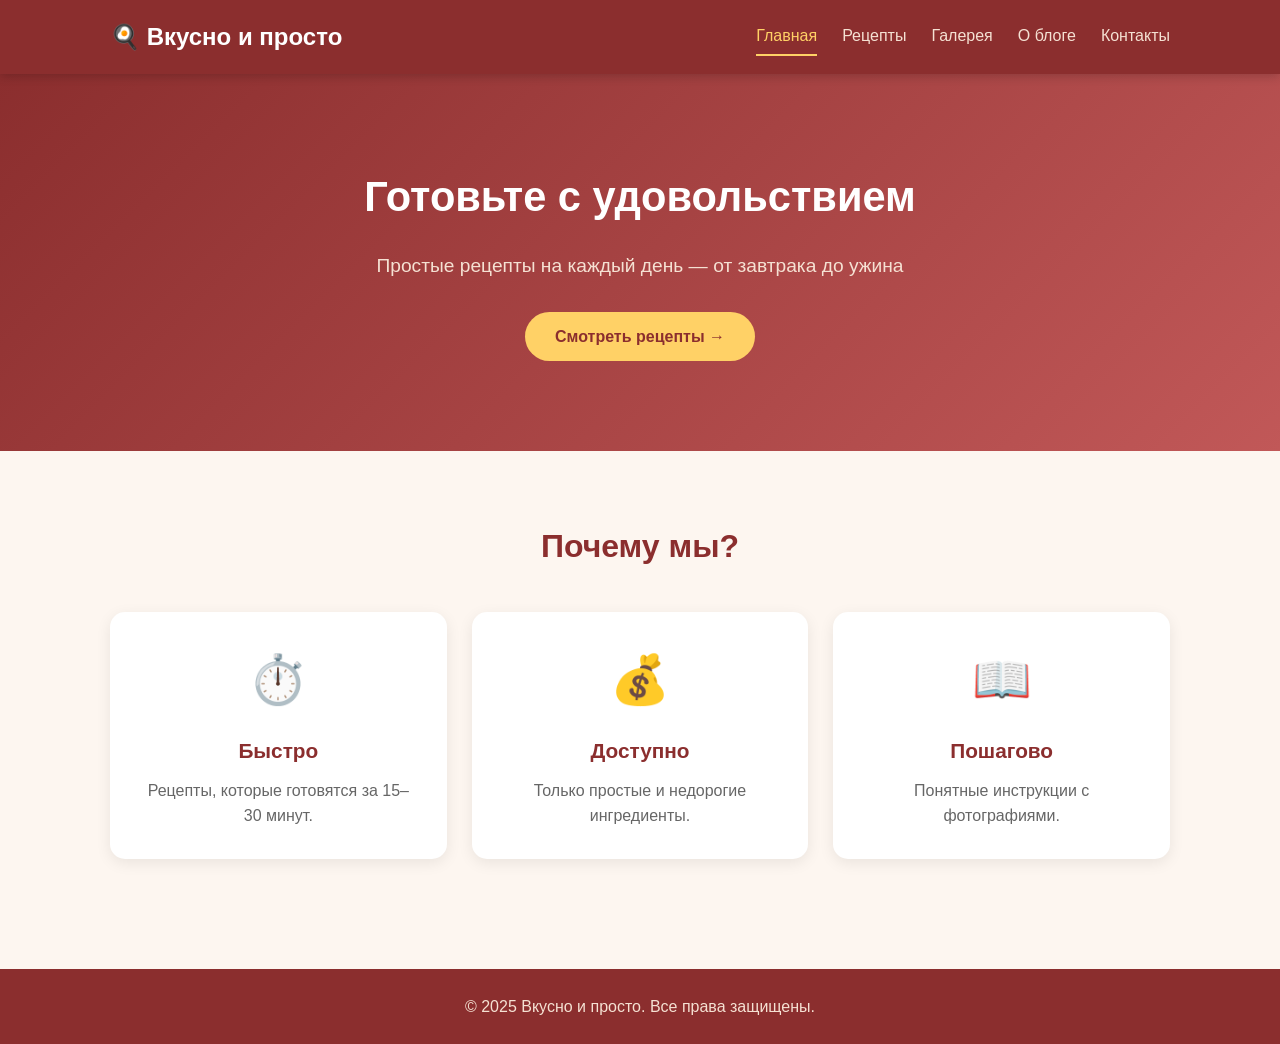
<file: index.html>
<!DOCTYPE html>
<html lang="ru">
<head>
    <meta charset="UTF-8">
    <meta name="viewport" content="width=device-width, initial-scale=1.0">
    <title>Вкусно и просто — Главная</title>
    <link rel="stylesheet" href="style.css">
</head>
<body>
    <header>
        <div class="container">
            <h1 class="logo">🍳 Вкусно и просто</h1>
            <nav>
                <a href="index.html" class="active">Главная</a>
                <a href="recipes.html">Рецепты</a>
                <a href="gallery.html">Галерея</a>
                <a href="about.html">О блоге</a>
                <a href="contact.html">Контакты</a>
            </nav>
        </div>
    </header>

    <section class="hero">
        <div class="container">
            <h2>Готовьте с удовольствием</h2>
            <p>Простые рецепты на каждый день — от завтрака до ужина</p>
            <a href="recipes.html" class="btn">Смотреть рецепты →</a>
        </div>
    </section>

    <section class="features">
        <div class="container">
            <h2 class="section-title">Почему мы?</h2>
            <div class="cards">
                <div class="card">
                    <div class="card-icon">⏱️</div>
                    <h3>Быстро</h3>
                    <p>Рецепты, которые готовятся за 15–30 минут.</p>
                </div>
                <div class="card">
                    <div class="card-icon">💰</div>
                    <h3>Доступно</h3>
                    <p>Только простые и недорогие ингредиенты.</p>
                </div>
                <div class="card">
                    <div class="card-icon">📖</div>
                    <h3>Пошагово</h3>
                    <p>Понятные инструкции с фотографиями.</p>
                </div>
            </div>
        </div>
    </section>

    <footer>
        <div class="container">
            <p>© 2025 Вкусно и просто. Все права защищены.</p>
        </div>
    </footer>
</body>
</html>
</file>
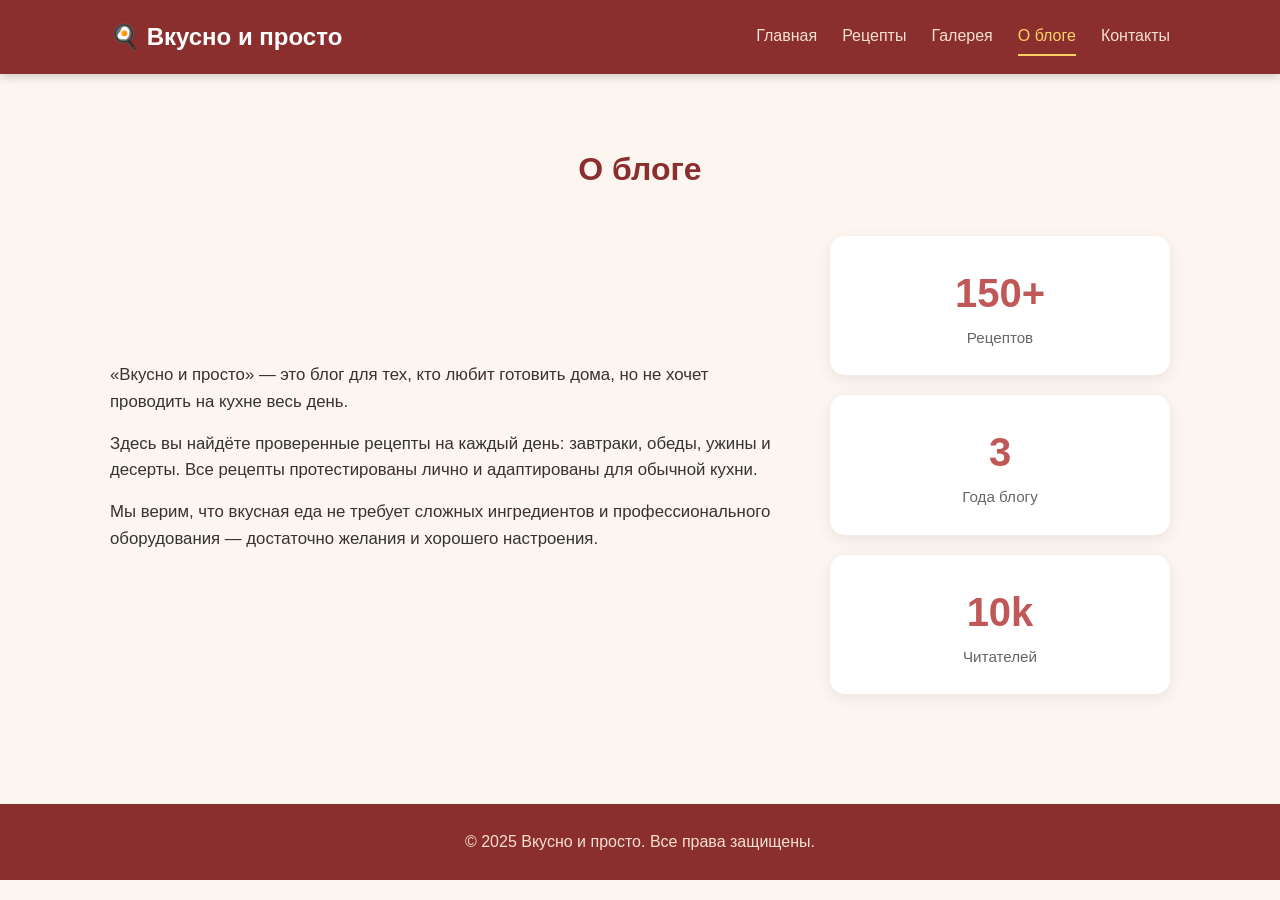
<file: about.html>
<!DOCTYPE html>
<html lang="ru">
<head>
    <meta charset="UTF-8">
    <meta name="viewport" content="width=device-width, initial-scale=1.0">
    <title>Вкусно и просто — О блоге</title>
    <link rel="stylesheet" href="style.css">
</head>
<body>
    <header>
        <div class="container">
            <h1 class="logo">🍳 Вкусно и просто</h1>
            <nav>
                <a href="index.html">Главная</a>
                <a href="recipes.html">Рецепты</a>
                <a href="gallery.html">Галерея</a>
                <a href="about.html" class="active">О блоге</a>
                <a href="contact.html">Контакты</a>
            </nav>
        </div>
    </header>

    <section class="page-content">
        <div class="container">
            <h2 class="section-title">О блоге</h2>
            <div class="about-grid">
                <div class="about-text">
                    <p>«Вкусно и просто» — это блог для тех, кто любит готовить дома, но не хочет проводить на кухне весь день.</p>
                    <p>Здесь вы найдёте проверенные рецепты на каждый день: завтраки, обеды, ужины и десерты. Все рецепты протестированы лично и адаптированы для обычной кухни.</p>
                    <p>Мы верим, что вкусная еда не требует сложных ингредиентов и профессионального оборудования — достаточно желания и хорошего настроения.</p>
                </div>
                <div class="about-stats">
                    <div class="stat">
                        <span class="stat-num">150+</span>
                        <span class="stat-label">Рецептов</span>
                    </div>
                    <div class="stat">
                        <span class="stat-num">3</span>
                        <span class="stat-label">Года блогу</span>
                    </div>
                    <div class="stat">
                        <span class="stat-num">10k</span>
                        <span class="stat-label">Читателей</span>
                    </div>
                </div>
            </div>
        </div>
    </section>

    <footer>
        <div class="container">
            <p>© 2025 Вкусно и просто. Все права защищены.</p>
        </div>
    </footer>
</body>
</html>
</file>
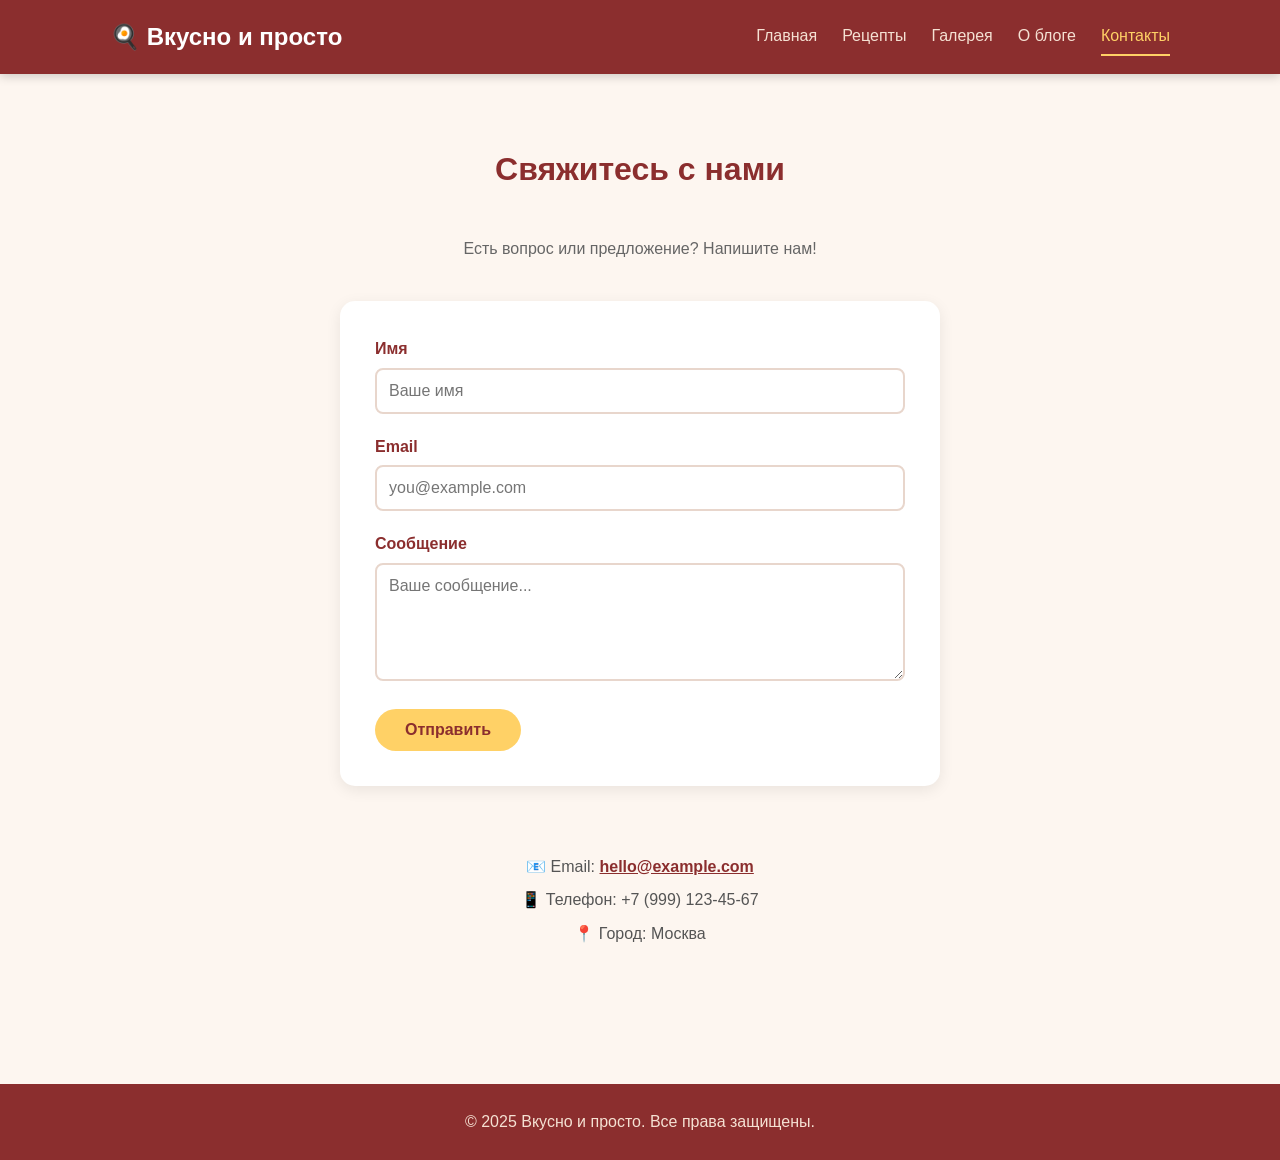
<file: contact.html>
<!DOCTYPE html>
<html lang="ru">
<head>
    <meta charset="UTF-8">
    <meta name="viewport" content="width=device-width, initial-scale=1.0">
    <title>Вкусно и просто — Контакты</title>
    <link rel="stylesheet" href="style.css">
</head>
<body>
    <header>
        <div class="container">
            <h1 class="logo">🍳 Вкусно и просто</h1>
            <nav>
                <a href="index.html">Главная</a>
                <a href="recipes.html">Рецепты</a>
                <a href="gallery.html">Галерея</a>
                <a href="about.html">О блоге</a>
                <a href="contact.html" class="active">Контакты</a>
            </nav>
        </div>
    </header>

    <section class="page-content">
        <div class="container">
            <h2 class="section-title">Свяжитесь с нами</h2>
            <p class="section-subtitle">Есть вопрос или предложение? Напишите нам!</p>

            <form class="contact-form" onsubmit="event.preventDefault(); alert('Спасибо! Сообщение отправлено.'); this.reset();">
                <div class="form-group">
                    <label for="name">Имя</label>
                    <input type="text" id="name" placeholder="Ваше имя" required>
                </div>
                <div class="form-group">
                    <label for="email">Email</label>
                    <input type="email" id="email" placeholder="you@example.com" required>
                </div>
                <div class="form-group">
                    <label for="message">Сообщение</label>
                    <textarea id="message" rows="5" placeholder="Ваше сообщение..." required></textarea>
                </div>
                <button type="submit" class="btn">Отправить</button>
            </form>

            <div class="contact-info">
                <p>📧 Email: <a href="mailto:hello@example.com">hello@example.com</a></p>
                <p>📱 Телефон: +7 (999) 123-45-67</p>
                <p>📍 Город: Москва</p>
            </div>
        </div>
    </section>

    <footer>
        <div class="container">
            <p>© 2025 Вкусно и просто. Все права защищены.</p>
        </div>
    </footer>
</body>
</html>
</file>
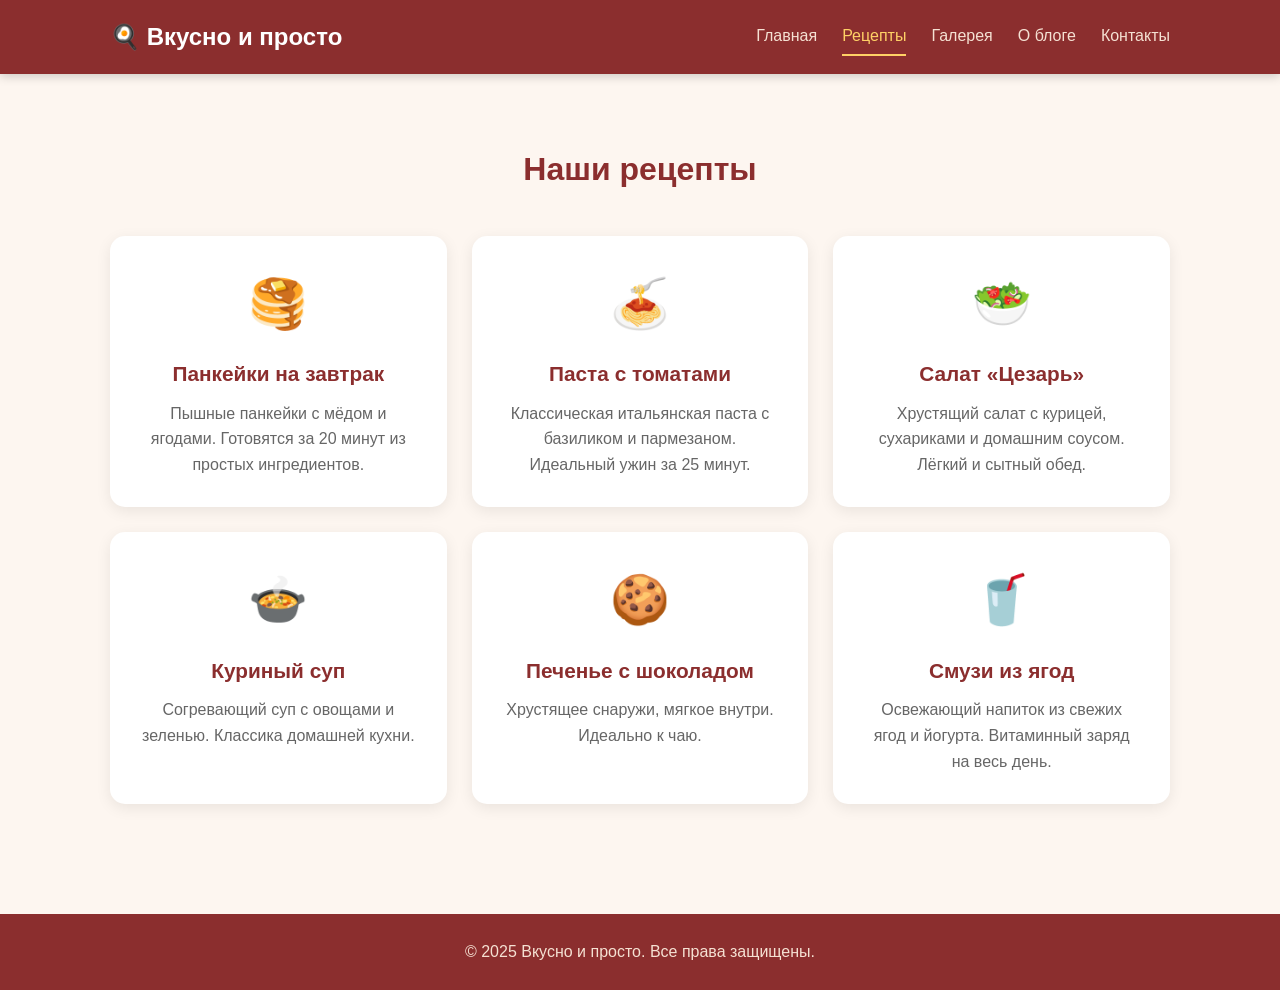
<file: recipes.html>
<!DOCTYPE html>
<html lang="ru">
<head>
    <meta charset="UTF-8">
    <meta name="viewport" content="width=device-width, initial-scale=1.0">
    <title>Вкусно и просто — Рецепты</title>
    <link rel="stylesheet" href="style.css">
</head>
<body>
    <header>
        <div class="container">
            <h1 class="logo">🍳 Вкусно и просто</h1>
            <nav>
                <a href="index.html">Главная</a>
                <a href="recipes.html" class="active">Рецепты</a>
                <a href="gallery.html">Галерея</a>
                <a href="about.html">О блоге</a>
                <a href="contact.html">Контакты</a>
            </nav>
        </div>
    </header>

    <section class="page-content">
        <div class="container">
            <h2 class="section-title">Наши рецепты</h2>
            <div class="cards">
                <div class="card">
                    <div class="card-icon">🥞</div>
                    <h3>Панкейки на завтрак</h3>
                    <p>Пышные панкейки с мёдом и ягодами. Готовятся за 20 минут из простых ингредиентов.</p>
                </div>
                <div class="card">
                    <div class="card-icon">🍝</div>
                    <h3>Паста с томатами</h3>
                    <p>Классическая итальянская паста с базиликом и пармезаном. Идеальный ужин за 25 минут.</p>
                </div>
                <div class="card">
                    <div class="card-icon">🥗</div>
                    <h3>Салат «Цезарь»</h3>
                    <p>Хрустящий салат с курицей, сухариками и домашним соусом. Лёгкий и сытный обед.</p>
                </div>
                <div class="card">
                    <div class="card-icon">🍲</div>
                    <h3>Куриный суп</h3>
                    <p>Согревающий суп с овощами и зеленью. Классика домашней кухни.</p>
                </div>
                <div class="card">
                    <div class="card-icon">🍪</div>
                    <h3>Печенье с шоколадом</h3>
                    <p>Хрустящее снаружи, мягкое внутри. Идеально к чаю.</p>
                </div>
                <div class="card">
                    <div class="card-icon">🥤</div>
                    <h3>Смузи из ягод</h3>
                    <p>Освежающий напиток из свежих ягод и йогурта. Витаминный заряд на весь день.</p>
                </div>
            </div>
        </div>
    </section>

    <footer>
        <div class="container">
            <p>© 2025 Вкусно и просто. Все права защищены.</p>
        </div>
    </footer>
</body>
</html>
</file>
<file: style.css>
* { margin: 0; padding: 0; box-sizing: border-box; }

body {
    font-family: 'Segoe UI', Tahoma, sans-serif;
    line-height: 1.6;
    color: #333;
    background: #fdf6f0;
}

.container { max-width: 1100px; margin: 0 auto; padding: 0 20px; }

/* Header */
header {
    background: #8b2e2e;
    color: #fff;
    padding: 18px 0;
    position: sticky;
    top: 0;
    z-index: 100;
    box-shadow: 0 2px 10px rgba(0,0,0,0.2);
}
header .container {
    display: flex;
    justify-content: space-between;
    align-items: center;
    flex-wrap: wrap;
    gap: 15px;
}
.logo { font-size: 1.5rem; font-weight: 700; }
nav { display: flex; gap: 25px; flex-wrap: wrap; }
nav a {
    color: #f5e1d3;
    text-decoration: none;
    font-weight: 500;
    padding: 5px 0;
    border-bottom: 2px solid transparent;
    transition: color 0.2s;
}
nav a:hover, nav a.active {
    color: #ffd166;
    border-bottom-color: #ffd166;
}

/* Hero */
.hero {
    background: linear-gradient(135deg, #8b2e2e 0%, #c15858 100%);
    color: #fff;
    text-align: center;
    padding: 90px 20px;
}
.hero h2 { font-size: 2.6rem; margin-bottom: 20px; }
.hero p { font-size: 1.2rem; margin-bottom: 30px; color: #f5e1d3; }

.btn {
    display: inline-block;
    background: #ffd166;
    color: #8b2e2e;
    padding: 12px 30px;
    border-radius: 30px;
    text-decoration: none;
    font-weight: 700;
    border: none;
    cursor: pointer;
    font-size: 1rem;
    transition: transform 0.2s, box-shadow 0.2s;
}
.btn:hover { transform: translateY(-2px); box-shadow: 0 8px 20px rgba(255,209,102,0.5); }

/* Sections */
.features, .page-content { padding: 70px 0; }
.section-title { text-align: center; font-size: 2rem; margin-bottom: 40px; color: #8b2e2e; }
.section-subtitle { text-align: center; color: #666; margin-bottom: 40px; }

/* Cards */
.cards {
    display: grid;
    grid-template-columns: repeat(auto-fit, minmax(280px, 1fr));
    gap: 25px;
}
.card {
    background: #fff;
    padding: 30px;
    border-radius: 15px;
    text-align: center;
    box-shadow: 0 4px 15px rgba(0,0,0,0.08);
    transition: transform 0.3s, box-shadow 0.3s;
}
.card:hover { transform: translateY(-5px); box-shadow: 0 10px 30px rgba(0,0,0,0.15); }
.card-icon { font-size: 3rem; margin-bottom: 15px; }
.card h3 { font-size: 1.3rem; margin-bottom: 10px; color: #8b2e2e; }
.card p { color: #666; }

/* About */
.about-grid {
    display: grid;
    grid-template-columns: 2fr 1fr;
    gap: 40px;
    align-items: center;
}
.about-text p { margin-bottom: 15px; font-size: 1.05rem; }
.about-stats { display: flex; flex-direction: column; gap: 20px; }
.stat {
    background: #fff;
    padding: 25px;
    border-radius: 15px;
    text-align: center;
    box-shadow: 0 4px 15px rgba(0,0,0,0.08);
}
.stat-num { display: block; font-size: 2.5rem; font-weight: 700; color: #c15858; }
.stat-label { color: #666; font-size: 0.95rem; }

/* Contact */
.contact-form {
    max-width: 600px;
    margin: 0 auto 40px;
    background: #fff;
    padding: 35px;
    border-radius: 15px;
    box-shadow: 0 4px 15px rgba(0,0,0,0.08);
}
.form-group { margin-bottom: 20px; }
.form-group label {
    display: block;
    margin-bottom: 6px;
    font-weight: 600;
    color: #8b2e2e;
}
.form-group input, .form-group textarea {
    width: 100%;
    padding: 12px;
    border: 2px solid #e8d6cc;
    border-radius: 8px;
    font-family: inherit;
    font-size: 1rem;
}
.form-group input:focus, .form-group textarea:focus {
    outline: none;
    border-color: #c15858;
}
.contact-info { text-align: center; padding: 20px; }
.contact-info p { margin: 8px 0; color: #555; }
.contact-info a { color: #8b2e2e; font-weight: 600; }

/* Gallery */
.gallery {
    display: grid;
    grid-template-columns: repeat(auto-fit, minmax(280px, 1fr));
    gap: 20px;
    margin-top: 30px;
}
.gallery-item {
    position: relative;
    overflow: hidden;
    border-radius: 15px;
    box-shadow: 0 4px 15px rgba(0, 0, 0, 0.1);
    cursor: pointer;
    aspect-ratio: 4 / 3;
    background: #f0e6df;
    transition: transform 0.3s, box-shadow 0.3s;
}
.gallery-item:hover {
    transform: translateY(-5px);
    box-shadow: 0 12px 30px rgba(0, 0, 0, 0.2);
}
.gallery-item img {
    width: 100%;
    height: 100%;
    object-fit: cover;
    display: block;
    transition: transform 0.5s ease;
}
.gallery-item:hover img { transform: scale(1.08); }
.gallery-item figcaption {
    position: absolute;
    left: 0;
    right: 0;
    bottom: 0;
    padding: 15px;
    background: linear-gradient(to top, rgba(0, 0, 0, 0.75), transparent);
    color: #fff;
    font-weight: 600;
    font-size: 1rem;
    transform: translateY(100%);
    transition: transform 0.3s ease;
}
.gallery-item:hover figcaption { transform: translateY(0); }

/* Footer */
footer {
    background: #8b2e2e;
    color: #f5e1d3;
    text-align: center;
    padding: 25px 0;
    margin-top: 40px;
}

/* Responsive */
@media (max-width: 700px) {
    .about-grid { grid-template-columns: 1fr; }
    .hero h2 { font-size: 2rem; }
    header .container { justify-content: center; }
    nav { gap: 15px; justify-content: center; }
}
</file>
